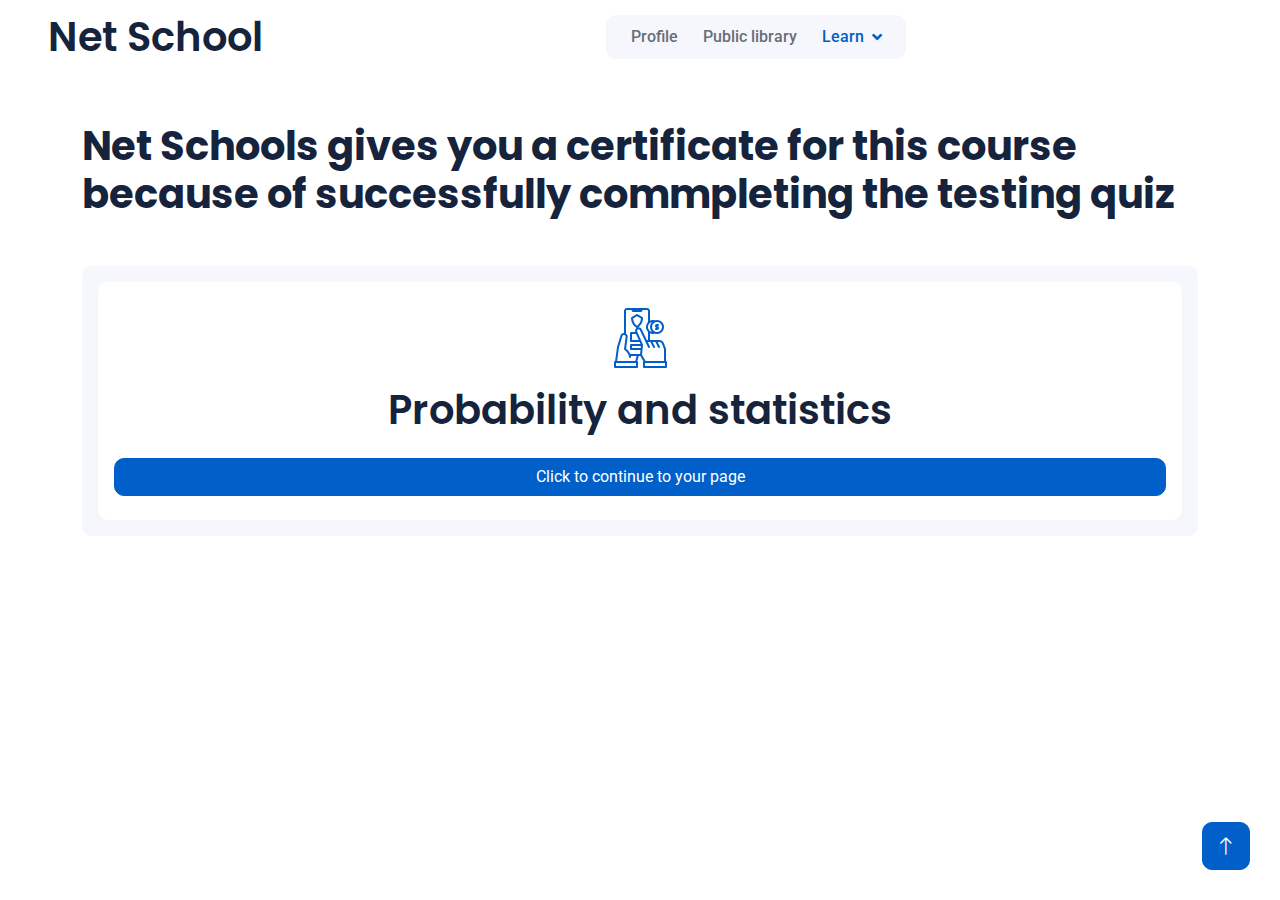
<file: certificate.html>
<!DOCTYPE html>
<html lang="en">
  <head>
    <meta charset="utf-8" /> 
    <title>Insure - Insurance HTML Template</title>
    <meta content="width=device-width, initial-scale=1.0" name="viewport" />
    <meta content="" name="keywords" />
    <meta content="" name="description" />

    <!-- Favicon -->
    <link href="img/favicon.ico" rel="icon" />

    <!-- Google Web Fonts -->
    <link rel="preconnect" href="https://fonts.googleapis.com" />
    <link rel="preconnect" href="https://fonts.gstatic.com" crossorigin />
    <link
      href="https://fonts.googleapis.com/css2?family=Roboto:wght@400;500&family=Poppins:wght@600;700&display=swap"
      rel="stylesheet"
    />
 
    <!-- Icon Font Stylesheet -->
    <link
      href="https://cdnjs.cloudflare.com/ajax/libs/font-awesome/5.10.0/css/all.min.css"
      rel="stylesheet"
    />
    <link
      href="https://cdn.jsdelivr.net/npm/bootstrap-icons@1.4.1/font/bootstrap-icons.css"
      rel="stylesheet"
    />

    <!-- Libraries Stylesheet -->
    <link href="lib/animate/animate.min.css" rel="stylesheet" />
    <link href="lib/owlcarousel/assets/owl.carousel.min.css" rel="stylesheet" />

    <!-- Customized Bootstrap Stylesheet -->
    <link href="css/bootstrap.min.css" rel="stylesheet" />

    <!-- Template Stylesheet -->
    <link href="css/style.css" rel="stylesheet" />
  </head>

  <body>
    <!-- Spinner Start -->
    <div
      id="spinner"
      class="show bg-white position-fixed translate-middle w-100 vh-100 top-50 start-50 d-flex align-items-center justify-content-center"
    >
      <div class="spinner-grow text-primary" role="status"></div>
    </div>
    <!-- Spinner End -->


    <!-- Navbar Start -->
    <nav
      class="navbar navbar-expand-lg bg-white navbar-light sticky-top px-4 px-lg-5"
    >
      <a href="index.html" class="navbar-brand d-flex align-items-center">
        <h1 class="m-0">
          Net School
        </h1>
      </a>
      <button
        type="button"
        class="navbar-toggler"
        data-bs-toggle="collapse"
        data-bs-target="#navbarCollapse"
      >
        <span class="navbar-toggler-icon"></span>
      </button>
      <div class="collapse navbar-collapse" id="navbarCollapse">
        <div class="navbar-nav mx-auto bg-light rounded pe-4 py-3 py-lg-0">
          <a href="profile.html" class="nav-item nav-link">Profile</a>
          <a href="library.html" class="nav-item nav-link">Public library</a>
          <div class="nav-item dropdown">
            <a
              href="#"
              class="nav-link dropdown-toggle active"
              data-bs-toggle="dropdown"
              >Learn</a
            >
            <div class="dropdown-menu bg-light border-0 m-0">
              <a href="learn.html" class="dropdown-item active">Probability and statistics</a>
              <a href="learn.html" class="dropdown-item">Design interaction human-computer</a>
            </div>
          </div>
        </div>
      </div>
      
    </nav>
    <!-- Navbar End -->
  

    <!-- Features Start -->
    <div class="container-xxl py-5">
      <div class="container">
        <div class="row g-5">
          <div class="col-lg-12 wow fadeInUp" data-wow-delay="0.1s">
            <h6 class="display-6 mb-5">Net Schools gives you a certificate for this course because of successfully commpleting the testing quiz</h6> 
            <div class="row g-3">
              <div class="col-sm-12 wow fadeIn" data-wow-delay="0.1s">
                <div class="bg-light rounded h-100 p-3">
                  <div
                    class="bg-white d-flex flex-column justify-content-center text-center rounded h-100 py-4 px-3"
                  >
                    <img
                      class="align-self-center mb-3"
                      src="img/icon/icon-06-primary.png"
                      alt=""
                    />
                    <h1 class="mb-0">Probability and statistics</h1><br>
                    <a class="btn btn-primary ripple-surface px-3" href="profile.html">Click to continue to your page</a>
                  </div>
                </div>
              </div>
             

            </div>
          </div>
           
            </div>
          </div>
        </div>
      </div>
    </div>
    <!-- Features End -->


    <!-- Back to Top -->
    <a href="#" class="btn btn-lg btn-primary btn-lg-square back-to-top"
      ><i class="bi bi-arrow-up"></i
    ></a>

    <!-- JavaScript Libraries -->
    <script src="https://code.jquery.com/jquery-3.4.1.min.js"></script>
    <script src="https://cdn.jsdelivr.net/npm/bootstrap@5.0.0/dist/js/bootstrap.bundle.min.js"></script>
    <script src="lib/wow/wow.min.js"></script>
    <script src="lib/easing/easing.min.js"></script>
    <script src="lib/waypoints/waypoints.min.js"></script>
    <script src="lib/owlcarousel/owl.carousel.min.js"></script>
    <script src="lib/counterup/counterup.min.js"></script>

    <!-- Template Javascript -->
    <script src="js/main.js"></script>
  </body>
</html>
</file>
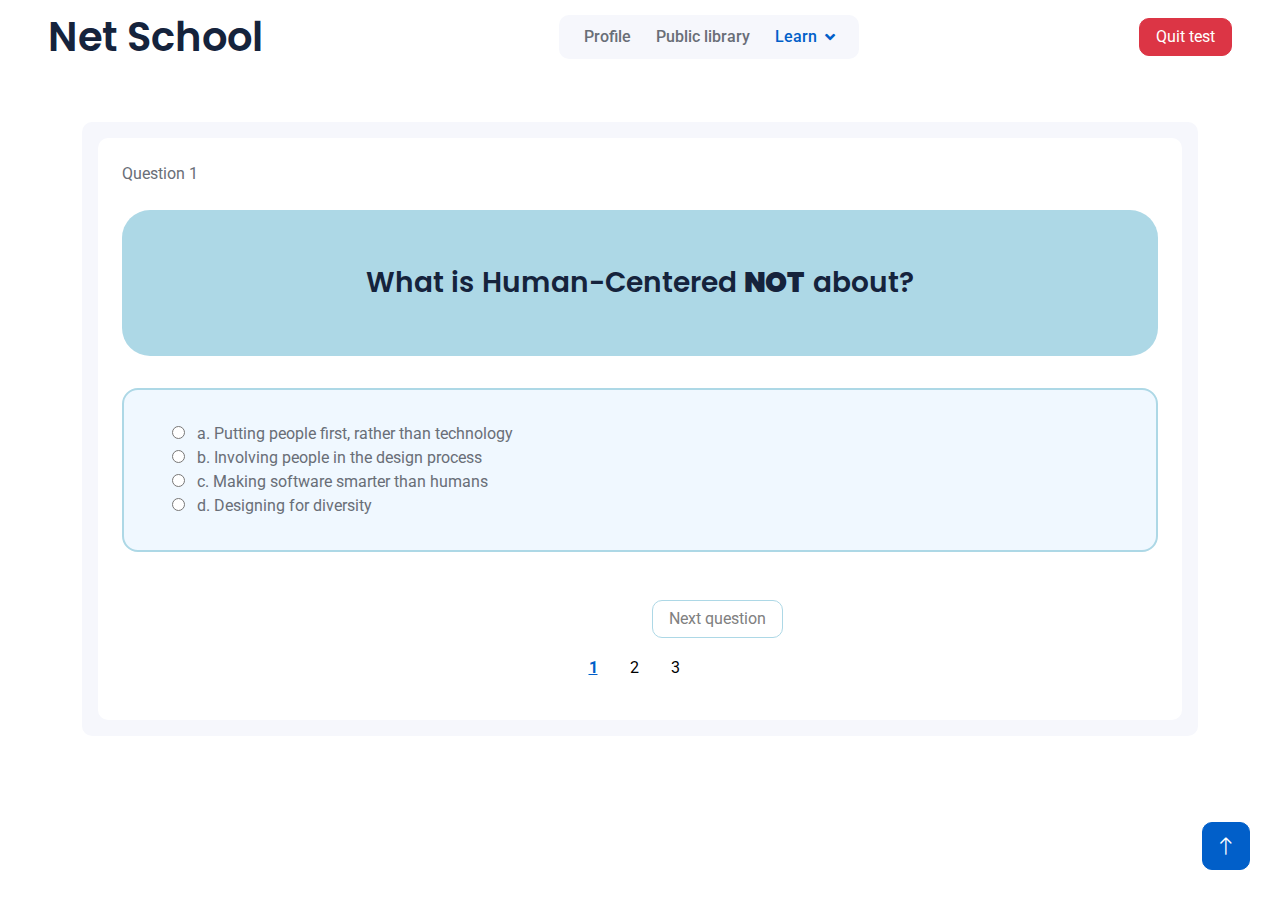
<file: prashanje1.html>
<!DOCTYPE html>
<html lang="en">
  <head>
    <meta charset="utf-8" /> 
    <title>Insure - Insurance HTML Template</title>
    <meta content="width=device-width, initial-scale=1.0" name="viewport" />
    <meta content="" name="keywords" />
    <meta content="" name="description" />

    <!-- Favicon -->
    <link href="img/favicon.ico" rel="icon" />

    <!-- Google Web Fonts -->
    <link rel="preconnect" href="https://fonts.googleapis.com" />
    <link rel="preconnect" href="https://fonts.gstatic.com" crossorigin />
    <link
      href="https://fonts.googleapis.com/css2?family=Roboto:wght@400;500&family=Poppins:wght@600;700&display=swap"
      rel="stylesheet"
    />
 
    <!-- Icon Font Stylesheet -->
    <link
      href="https://cdnjs.cloudflare.com/ajax/libs/font-awesome/5.10.0/css/all.min.css"
      rel="stylesheet"
    />
    <link
      href="https://cdn.jsdelivr.net/npm/bootstrap-icons@1.4.1/font/bootstrap-icons.css"
      rel="stylesheet"
    />

    <!-- Libraries Stylesheet -->
    <link href="lib/animate/animate.min.css" rel="stylesheet" />
    <link href="lib/owlcarousel/assets/owl.carousel.min.css" rel="stylesheet" />

    <!-- Customized Bootstrap Stylesheet -->
    <link href="css/bootstrap.min.css" rel="stylesheet" />

    <!-- Template Stylesheet -->
    <link href="css/style.css" rel="stylesheet" />
  </head>

  <body>
    <!-- Spinner Start -->
    <div
      id="spinner"
      class="show bg-white position-fixed translate-middle w-100 vh-100 top-50 start-50 d-flex align-items-center justify-content-center"
    >
      <div class="spinner-grow text-primary" role="status"></div>
    </div>
    <!-- Spinner End -->

    <!-- Navbar Start -->
    <nav
      class="navbar navbar-expand-lg bg-white navbar-light sticky-top px-4 px-lg-5"
    >
      <a href="index.html" class="navbar-brand d-flex align-items-center">
        <h1 class="m-0">
          Net School
        </h1>
      </a>
      <button
        type="button"
        class="navbar-toggler"
        data-bs-toggle="collapse"
        data-bs-target="#navbarCollapse"
      >
        <span class="navbar-toggler-icon"></span>
      </button>
      <div class="collapse navbar-collapse" id="navbarCollapse">
        <div class="navbar-nav mx-auto bg-light rounded pe-4 py-3 py-lg-0">
          <a href="profile.html" class="nav-item nav-link">Profile</a>
          <a href="library.html" class="nav-item nav-link">Public library</a>
          <div class="nav-item dropdown">
            <a
              href="#"
              class="nav-link dropdown-toggle active"
              data-bs-toggle="dropdown"
              >Learn</a
            >
            <div class="dropdown-menu bg-light border-0 m-0">
              <a href="learn.html" class="dropdown-item active">Probability and statistics</a>
              <a href="learn.html" class="dropdown-item">Design interaction human-computer</a>
            </div>
          </div>
        </div>
      </div>
      <a href="learn.html" class="btn btn-danger px-3 d-none d-lg-block">Quit test</a>
    </nav>
    <!-- Navbar End -->
  

    <!-- Features Start -->
    <div class="container-xxl py-5">
      <div class="container">
        <div class="row g-5">
          <div class="col-lg-12 wow fadeInUp" data-wow-delay="0.1s">
            <div class="row g-3">


              <div class="col-sm-12 wow fadeIn" data-wow-delay="0.1s" >
                <div class="bg-light rounded h-100 p-3" >
                  <div
                    class="bg-white d-flex flex-column  rounded h-100 py-4 px-3" id="answers1" >
                    <form class="mx-1 mx-md-2"> 
                    <div class="form-outline mb-4"><p>Question 1</p>
                   
                        
                  </div>

        
                      </form>
                  
                      <form class="mx-1 mx-md-2"> <!-- prethodno bese mx-md-4 sega go staviv 2 -->
      
                        <!-- Email input -->
                        <div class="form-outline mb-4">
                            
                            <h3 class="justify-content-center text-center"style="background-color: lightblue; border-radius:1em; padding: 2em; padding-left: 3.5rem; padding-right: 3.5rem;">
                                What is Human-Centered <b>NOT</b> about? <br></h2><br>
                            <div id="answers1" style=" padding-left: 2rem; background-color: aliceblue; border: 2px solid lightblue; border-radius:1em; padding: 2em; padding-left: 3rem; padding-right: 3rem;">
                                <input type="radio" id="html" name="fav_language" value="a">
                             <label for="a">a. Putting people first, rather than technology</label> <br>
                            <input type="radio" id="html" name="fav_language" value="a">
                            <label for="b">b. Involving people in the design process</label> <br>
                            <input type="radio" id="html" name="fav_language" value="c">
                            <label for="c">c. Making software smarter than humans</label> <br>
                            <input type="radio" id="html" name="fav_language" value="d">
                            <label for="d">d. Designing for diversity</label> 
        </div><br>
                            
                                
                          </div>
                          
                          
                          <div class="container">
                          <div class="row justify-content-evenly">
                            <div class="col-6">
                              <button type="button" class="btn btn-primary btn-sm" disabled
                              style="padding-left: 1.5rem; padding-right: 1.5rem; background-color: white; color:white; border: 1px, solid, white; border-color: white;">Previous question</button>
                            </div>
                            <div class="col-6">
                              <a class="btn btn-primary ripple-surface px-3" href="prashanje2.html" style="padding-left: 1.5rem; padding-right: 1.5rem; background-color: white; color:gray; border: 1px, solid, lightblue; border-color: lightblue;">Next question</a>
              
                            </div><br><br>
        
        
                           
            <ul class="nav justify-content-center"  >
              
                <li class="nav-item active"> <a class="nav-link active" aria-current="page" href="#"><u><b>1</b></u></a>
                </li>
                <li class="nav-item"><a class="nav-link" href="prashanje2.html" style="color: black;">2</a>
                </li>
                
                <li class="nav-item"><a class="nav-link" href="prashanje3.html" style="color: black;">3</a>
                </li><br><br>
              </ul>
        
        
                
                              </form>
                  </div>
</div>
</div>
            </div>
          </div>
            
            </div>
          </div>
        </div>
      </div>
    </div>
    <!-- Features End -->


    <!-- Back to Top -->
    <a href="#" class="btn btn-lg btn-primary btn-lg-square back-to-top"
      ><i class="bi bi-arrow-up"></i
    ></a>

    <!-- JavaScript Libraries -->
    <script src="https://code.jquery.com/jquery-3.4.1.min.js"></script>
    <script src="https://cdn.jsdelivr.net/npm/bootstrap@5.0.0/dist/js/bootstrap.bundle.min.js"></script>
    <script src="lib/wow/wow.min.js"></script>
    <script src="lib/easing/easing.min.js"></script>
    <script src="lib/waypoints/waypoints.min.js"></script>
    <script src="lib/owlcarousel/owl.carousel.min.js"></script>
    <script src="lib/counterup/counterup.min.js"></script>

    <!-- Template Javascript -->
    <script src="js/main.js"></script>
  </body>
</html>
</file>
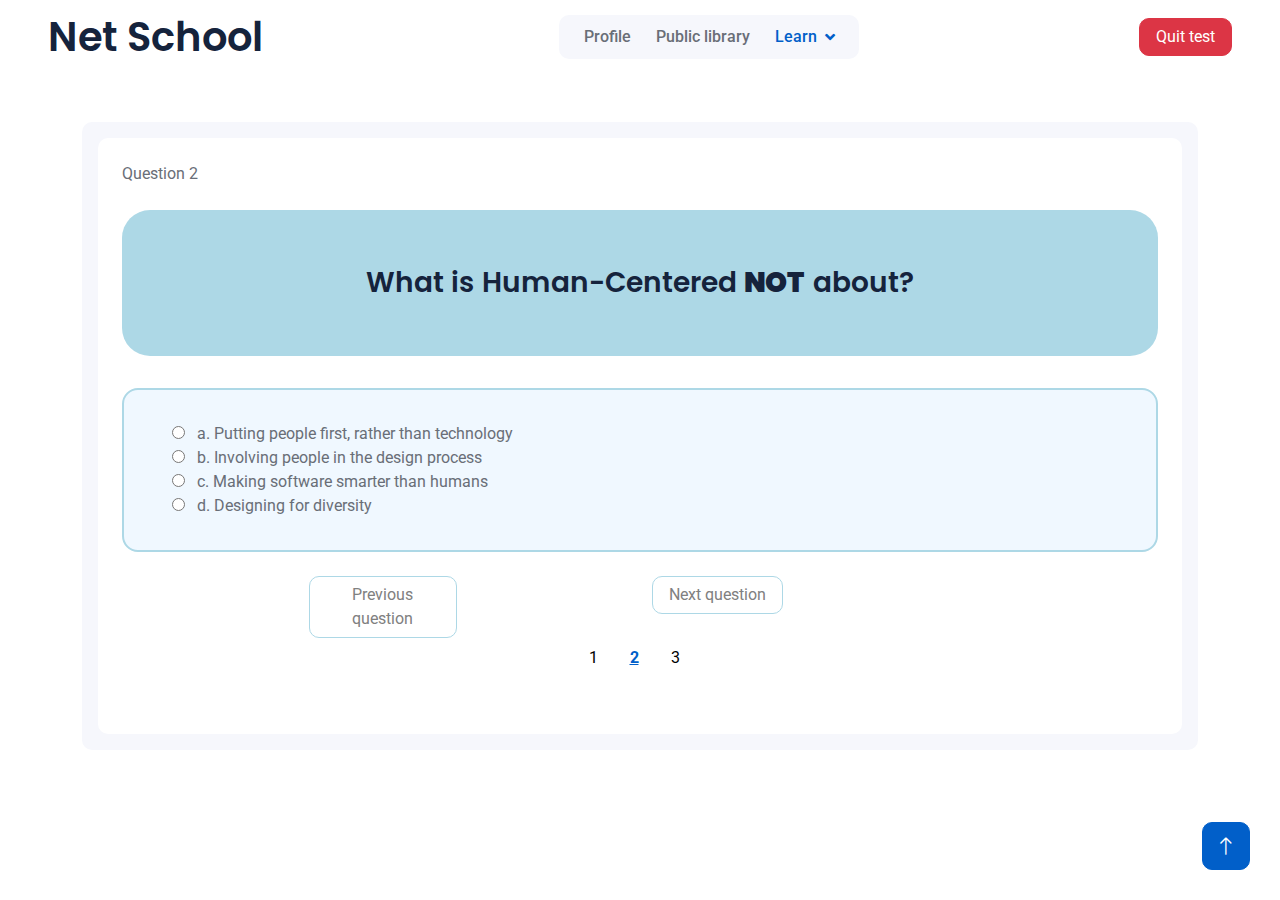
<file: prashanje2.html>
<!DOCTYPE html>
<html lang="en">
  <head>
    <meta charset="utf-8" /> 
    <title>Insure - Insurance HTML Template</title>
    <meta content="width=device-width, initial-scale=1.0" name="viewport" />
    <meta content="" name="keywords" />
    <meta content="" name="description" />

    <!-- Favicon -->
    <link href="img/favicon.ico" rel="icon" />

    <!-- Google Web Fonts -->
    <link rel="preconnect" href="https://fonts.googleapis.com" />
    <link rel="preconnect" href="https://fonts.gstatic.com" crossorigin />
    <link
      href="https://fonts.googleapis.com/css2?family=Roboto:wght@400;500&family=Poppins:wght@600;700&display=swap"
      rel="stylesheet"
    />
 
    <!-- Icon Font Stylesheet -->
    <link
      href="https://cdnjs.cloudflare.com/ajax/libs/font-awesome/5.10.0/css/all.min.css"
      rel="stylesheet"
    />
    <link
      href="https://cdn.jsdelivr.net/npm/bootstrap-icons@1.4.1/font/bootstrap-icons.css"
      rel="stylesheet"
    />

    <!-- Libraries Stylesheet -->
    <link href="lib/animate/animate.min.css" rel="stylesheet" />
    <link href="lib/owlcarousel/assets/owl.carousel.min.css" rel="stylesheet" />

    <!-- Customized Bootstrap Stylesheet -->
    <link href="css/bootstrap.min.css" rel="stylesheet" />

    <!-- Template Stylesheet -->
    <link href="css/style.css" rel="stylesheet" />
  </head>

  <body>
    <!-- Spinner Start -->
    <div
      id="spinner"
      class="show bg-white position-fixed translate-middle w-100 vh-100 top-50 start-50 d-flex align-items-center justify-content-center"
    >
      <div class="spinner-grow text-primary" role="status"></div>
    </div>
    <!-- Spinner End -->


    <!-- Navbar Start -->
    <nav
      class="navbar navbar-expand-lg bg-white navbar-light sticky-top px-4 px-lg-5"
    >
      <a href="index.html" class="navbar-brand d-flex align-items-center">
        <h1 class="m-0">
          Net School
        </h1>
      </a>
      <button
        type="button"
        class="navbar-toggler"
        data-bs-toggle="collapse"
        data-bs-target="#navbarCollapse"
      >
        <span class="navbar-toggler-icon"></span>
      </button>
      <div class="collapse navbar-collapse" id="navbarCollapse">
        <div class="navbar-nav mx-auto bg-light rounded pe-4 py-3 py-lg-0">
          <a href="profile.html" class="nav-item nav-link">Profile</a>
          <a href="library.html" class="nav-item nav-link">Public library</a>
          <div class="nav-item dropdown">
            <a
              href="#"
              class="nav-link dropdown-toggle active"
              data-bs-toggle="dropdown"
              >Learn</a
            >
            <div class="dropdown-menu bg-light border-0 m-0">
              <a href="learn.html" class="dropdown-item active">Probability and statistics</a>
              <a href="learn.html" class="dropdown-item">Design interaction human-computer</a>
            </div>
          </div>
        </div>
      </div>
      <a href="learn.html" class="btn btn-danger px-3 d-none d-lg-block">Quit test</a>
    </nav>
    <!-- Navbar End -->

  

    <!-- Features Start -->
    <div class="container-xxl py-5">
      <div class="container">
        <div class="row g-5">
          <div class="col-lg-12 wow fadeInUp" data-wow-delay="0.1s">
            <div class="row g-3">


              <div class="col-sm-12 wow fadeIn" data-wow-delay="0.1s" >
                <div class="bg-light rounded h-100 p-3" >
                  <div
                    class="bg-white d-flex flex-column  rounded h-100 py-4 px-3" id="answers1" >
                    <form class="mx-1 mx-md-2"> 
                    <div class="form-outline mb-4"><p>Question 2</p>
                        
                  </div>

        
                      </form>
                  
                      <form class="mx-1 mx-md-2"> <!-- prethodno bese mx-md-4 sega go staviv 2 -->
      
                        <!-- Email input -->
                        <div class="form-outline mb-4">
                            
                            <h3 class="justify-content-center text-center"style="background-color: lightblue; border-radius:1em; padding: 2em; padding-left: 3.5rem; padding-right: 3.5rem;">
                                What is Human-Centered <b>NOT</b> about? <br></h2><br>
                            <div id="answers1" style=" padding-left: 2rem; background-color: aliceblue; border: 2px solid lightblue; border-radius:1em; padding: 2em; padding-left: 3rem; padding-right: 3rem;">
                                <input type="radio" id="html" name="fav_language" value="a">
                             <label for="a">a. Putting people first, rather than technology</label> <br>
                            <input type="radio" id="html" name="fav_language" value="a">
                            <label for="b">b. Involving people in the design process</label> <br>
                            <input type="radio" id="html" name="fav_language" value="c">
                            <label for="c">c. Making software smarter than humans</label> <br>
                            <input type="radio" id="html" name="fav_language" value="d">
                            <label for="d">d. Designing for diversity</label> 
        </div><br>
                            
                                
        <div class="container justify-content-center">
          <div class="row justify-content-evenly">
            <div class="col-2">
              <a class="btn btn-primary ripple-surface px-3" href="prashanje1.html" style="padding-left: 1.5rem; padding-right: 1.5rem; background-color: white; color:gray; border: 1px, solid, lightblue; border-color: lightblue;">Previous question</a>
                               </div>
            <div class="col-2">
              <a class="btn btn-primary ripple-surface px-3" href="prashanje3.html" style="padding-left: 1.5rem; padding-right: 1.5rem; background-color: white; color:gray; border: 1px, solid, lightblue; border-color: lightblue;">Next question</a>
                                          
            </div><br><br>


            <ul class="nav justify-content-center"  >
              <li class="nav-item"><a class="nav-link" href="prashanje1.html" style="color: black;">1</a>
                </li>
                
                <li class="nav-item active"> <a class="nav-link active" aria-current="page" href="#"><u><b>2</b></u></a>
                </li>
                <li class="nav-item"><a class="nav-link" href="prashanje3.html" style="color: black;">3</a>
                </li><br><br>
              </ul>
        
                
                              </form>
                  </div>
</div>
</div>
            </div>
          </div>
            
            </div>
          </div>
        </div>
      </div>
    </div>
    <!-- Features End -->


    <!-- Back to Top -->
    <a href="#" class="btn btn-lg btn-primary btn-lg-square back-to-top"
      ><i class="bi bi-arrow-up"></i
    ></a>

    <!-- JavaScript Libraries -->
    <script src="https://code.jquery.com/jquery-3.4.1.min.js"></script>
    <script src="https://cdn.jsdelivr.net/npm/bootstrap@5.0.0/dist/js/bootstrap.bundle.min.js"></script>
    <script src="lib/wow/wow.min.js"></script>
    <script src="lib/easing/easing.min.js"></script>
    <script src="lib/waypoints/waypoints.min.js"></script>
    <script src="lib/owlcarousel/owl.carousel.min.js"></script>
    <script src="lib/counterup/counterup.min.js"></script>

    <!-- Template Javascript -->
    <script src="js/main.js"></script>
  </body>
</html>
</file>
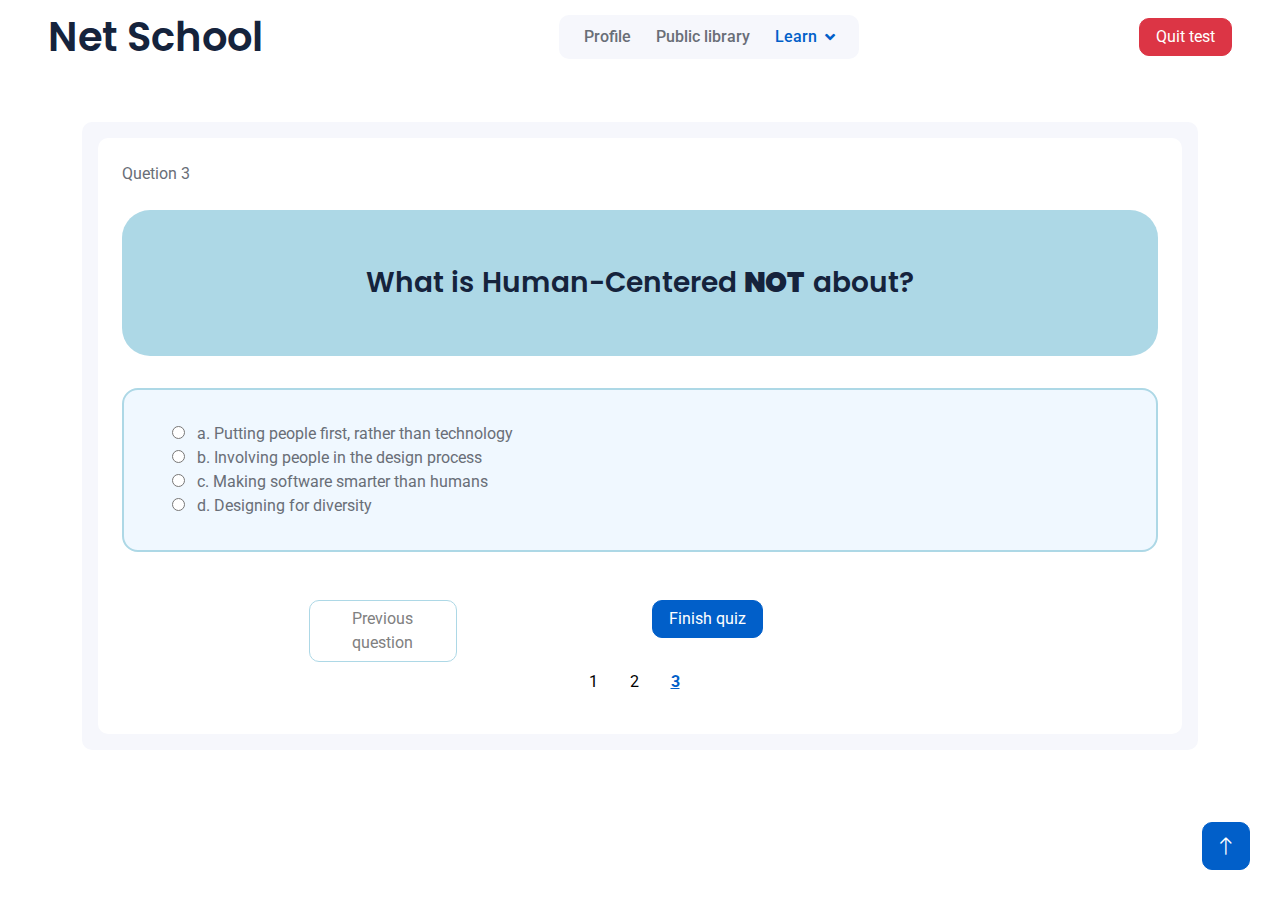
<file: prashanje3.html>
<!DOCTYPE html>
<html lang="en">
  <head>
    <meta charset="utf-8" /> 
    <title>Insure - Insurance HTML Template</title>
    <meta content="width=device-width, initial-scale=1.0" name="viewport" />
    <meta content="" name="keywords" />
    <meta content="" name="description" />

    <!-- Favicon -->
    <link href="img/favicon.ico" rel="icon" />

    <!-- Google Web Fonts -->
    <link rel="preconnect" href="https://fonts.googleapis.com" />
    <link rel="preconnect" href="https://fonts.gstatic.com" crossorigin />
    <link
      href="https://fonts.googleapis.com/css2?family=Roboto:wght@400;500&family=Poppins:wght@600;700&display=swap"
      rel="stylesheet"
    />
 
    <!-- Icon Font Stylesheet -->
    <link
      href="https://cdnjs.cloudflare.com/ajax/libs/font-awesome/5.10.0/css/all.min.css"
      rel="stylesheet"
    />
    <link
      href="https://cdn.jsdelivr.net/npm/bootstrap-icons@1.4.1/font/bootstrap-icons.css"
      rel="stylesheet"
    />

    <!-- Libraries Stylesheet -->
    <link href="lib/animate/animate.min.css" rel="stylesheet" />
    <link href="lib/owlcarousel/assets/owl.carousel.min.css" rel="stylesheet" />

    <!-- Customized Bootstrap Stylesheet -->
    <link href="css/bootstrap.min.css" rel="stylesheet" />

    <!-- Template Stylesheet -->
    <link href="css/style.css" rel="stylesheet" />
  </head>

  <body>
    <!-- Spinner Start -->
    <div
      id="spinner"
      class="show bg-white position-fixed translate-middle w-100 vh-100 top-50 start-50 d-flex align-items-center justify-content-center"
    >
      <div class="spinner-grow text-primary" role="status"></div>
    </div>
    <!-- Spinner End -->


    <!-- Navbar Start -->
    <nav
      class="navbar navbar-expand-lg bg-white navbar-light sticky-top px-4 px-lg-5"
    >
      <a href="index.html" class="navbar-brand d-flex align-items-center">
        <h1 class="m-0">
          Net School
        </h1>
      </a>
      <button
        type="button"
        class="navbar-toggler"
        data-bs-toggle="collapse"
        data-bs-target="#navbarCollapse"
      >
        <span class="navbar-toggler-icon"></span>
      </button>
      <div class="collapse navbar-collapse" id="navbarCollapse">
        <div class="navbar-nav mx-auto bg-light rounded pe-4 py-3 py-lg-0">
          <a href="profile.html" class="nav-item nav-link">Profile</a>
          <a href="library.html" class="nav-item nav-link">Public library</a>
          <div class="nav-item dropdown">
            <a
              href="#"
              class="nav-link dropdown-toggle active"
              data-bs-toggle="dropdown"
              >Learn</a
            >
            <div class="dropdown-menu bg-light border-0 m-0">
              <a href="learn.html" class="dropdown-item active">Probability and statistics</a>
              <a href="learn.html" class="dropdown-item">Design interaction human-computer</a>
            </div>
          </div>
        </div>
      </div>
      <a href="learn.html" class="btn btn-danger px-3 d-none d-lg-block">Quit test</a>
    </nav>
    <!-- Navbar End -->
  

    <!-- Features Start -->
    <div class="container-xxl py-5">
      <div class="container">
        <div class="row g-5">
          <div class="col-lg-12 wow fadeInUp" data-wow-delay="0.1s">
            <div class="row g-3">


              <div class="col-sm-12 wow fadeIn" data-wow-delay="0.1s" >
                <div class="bg-light rounded h-100 p-3" >
                  <div
                    class="bg-white d-flex flex-column  rounded h-100 py-4 px-3" id="answers1" >
                    <form class="mx-1 mx-md-2"> 
                    <div class="form-outline mb-4"><p>Quetion 3</p>
                        
                  </div>

        
                      </form>
                  
                      <form class="mx-1 mx-md-2"> <!-- prethodno bese mx-md-4 sega go staviv 2 -->
      
                        <!-- Email input -->
                        <div class="form-outline mb-4">
                            
                            <h3 class="justify-content-center text-center"style="background-color: lightblue; border-radius:1em; padding: 2em; padding-left: 3.5rem; padding-right: 3.5rem;">
                                What is Human-Centered <b>NOT</b> about? <br></h2><br>
                            <div id="answers1" style=" padding-left: 2rem; background-color: aliceblue; border: 2px solid lightblue; border-radius:1em; padding: 2em; padding-left: 3rem; padding-right: 3rem;">
                                <input type="radio" id="html" name="fav_language" value="a">
                             <label for="a">a. Putting people first, rather than technology</label> <br>
                            <input type="radio" id="html" name="fav_language" value="a">
                            <label for="b">b. Involving people in the design process</label> <br>
                            <input type="radio" id="html" name="fav_language" value="c">
                            <label for="c">c. Making software smarter than humans</label> <br>
                            <input type="radio" id="html" name="fav_language" value="d">
                            <label for="d">d. Designing for diversity</label> 
        </div><br>
                            
                                
                          </div>
                          <div class="container justify-content-center">
                            <div class="row justify-content-evenly">
                              <div class="col-2">
                                <a class="btn btn-primary ripple-surface px-3" href="prashanje2.html" style="padding-left: 1.5rem; padding-right: 1.5rem; background-color: white; color:gray; border: 1px, solid, lightblue; border-color: lightblue;">Previous question</a>
                              </div>
                              <div class="col-2">
                                <a class="btn btn-primary ripple-surface px-3" href="certificate.html">Finish quiz</a>
                                <!--<button type="button" class="btn btn-primary btn-sm"
                                style="padding-left: 3rem; padding-right: 3rem;  border: 1px, solid, lightblue; border-color: lightblue;">Finish test</button>
                                <a class="btn btn-primary ripple-surface px-3" href="">Open course</a>
                                -->
                              </div><br><br>
          
          
                              <ul class="nav justify-content-center"  >
                                <li class="nav-item"><a class="nav-link" href="prashanje1.html" style="color: black;">1</a>
                                  </li>
                                  <li class="nav-item"><a class="nav-link" href="prashanje2.html" style="color: black;">2</a>
                                  </li>
                                  <li class="nav-item active"> <a class="nav-link active" aria-current="page" href="#"><u><b>3</b></u></a>
                                  </li><br><br>
                                </ul>
          
        
                
                              </form>
                  </div>
</div>
</div>
            </div>
          </div>
            
            </div>
          </div>
        </div>
      </div>
    </div>
    <!-- Features End -->


    <!-- Back to Top -->
    <a href="#" class="btn btn-lg btn-primary btn-lg-square back-to-top"
      ><i class="bi bi-arrow-up"></i
    ></a>

    <!-- JavaScript Libraries -->
    <script src="https://code.jquery.com/jquery-3.4.1.min.js"></script>
    <script src="https://cdn.jsdelivr.net/npm/bootstrap@5.0.0/dist/js/bootstrap.bundle.min.js"></script>
    <script src="lib/wow/wow.min.js"></script>
    <script src="lib/easing/easing.min.js"></script>
    <script src="lib/waypoints/waypoints.min.js"></script>
    <script src="lib/owlcarousel/owl.carousel.min.js"></script>
    <script src="lib/counterup/counterup.min.js"></script>

    <!-- Template Javascript -->
    <script src="js/main.js"></script>
  </body>
</html>
</file>
<file: css/style.css>
/********** Template CSS **********/
:root {
    --primary: #015FC9;
    --secondary: #0DD3F1;
    --light: #F6F7FC;
    --dark: #15233C;
}

.back-to-top {
    position: fixed;
    display: none;
    right: 30px;
    bottom: 30px;
    z-index: 99;
}


/*** Spinner ***/
#spinner {
    opacity: 0;
    visibility: hidden;
    transition: opacity .5s ease-out, visibility 0s linear .5s;
    z-index: 99999;
}

#spinner.show {
    transition: opacity .5s ease-out, visibility 0s linear 0s;
    visibility: visible;
    opacity: 1;
}


/*** Button ***/
.btn {
    transition: .5s;
}

.btn.btn-primary,
.btn.btn-outline-primary:hover,
.btn.btn-secondary,
.btn.btn-outline-secondary:hover {
    color: #FFFFFF;
}

.btn.btn-primary:hover {
    background: var(--secondary);
    border-color: var(--secondary);
}

.btn.btn-secondary:hover {
    background: var(--primary);
    border-color: var(--primary);
}

.btn-square {
    width: 38px;
    height: 38px;
}

.btn-sm-square {
    width: 32px;
    height: 32px;
}

.btn-lg-square {
    width: 48px;
    height: 48px;
}

.btn-square,
.btn-sm-square,
.btn-lg-square {
    padding: 0;
    display: flex;
    align-items: center;
    justify-content: center;
    font-weight: normal;
}


/*** Navbar ***/
.navbar.sticky-top {
    top: -100px;
    transition: .5s;
}

.navbar .navbar-brand img {
    max-height: 60px;
}

.navbar .navbar-nav .nav-link {
    margin-left: 25px;
    padding: 10px 0;
    color: #696E77;
    font-weight: 500;
    outline: none;
}

.navbar .navbar-nav .nav-link:hover,
.navbar .navbar-nav .nav-link.active {
    color: var(--primary);
}

.navbar .dropdown-toggle::after {
    border: none;
    content: "\f107";
    font-family: "Font Awesome 5 Free";
    font-weight: 900;
    vertical-align: middle;
    margin-left: 8px;
}

@media (max-width: 991.98px) {
    .navbar .navbar-brand img {
        max-height: 45px;
    }

    .navbar .navbar-nav {
        margin-top: 20px;
        margin-bottom: 15px;
    }

    .navbar .nav-item .dropdown-menu {
        padding-left: 30px;
    }
}

@media (min-width: 992px) {
    .navbar .nav-item .dropdown-menu {
        display: block;
        border: none;
        margin-top: 0;
        top: 150%;
        right: 0;
        opacity: 0;
        visibility: hidden;
        transition: .5s;
    }

    .navbar .nav-item:hover .dropdown-menu {
        top: 100%;
        visibility: visible;
        transition: .5s;
        opacity: 1;
    }
}


/*** Header ***/
.carousel-caption {
    top: 0;
    left: 0;
    right: 0;
    bottom: 0;
    display: flex;
    align-items: center;
    text-align: start;
    z-index: 1;
}

.carousel-control-prev,
.carousel-control-next {
    width: 15%;
}

.carousel-control-prev-icon,
.carousel-control-next-icon {
    width: 3rem;
    height: 3rem;
    background-color: var(--primary);
    border: 15px solid var(--primary);
    border-radius: 50px;
}

@media (max-width: 768px) {
    #header-carousel .carousel-item {
        position: relative;
        min-height: 450px;
    }
    
    #header-carousel .carousel-item img {
        position: absolute;
        width: 100%;
        height: 100%;
        object-fit: cover;
    }
}

.page-header {
    background: url(../img/carousel-1.jpg) center center no-repeat;
    background-size: cover;
}

.page-header .breadcrumb-item,
.page-header .breadcrumb-item a {
    font-weight: 500;
}

.page-header .breadcrumb-item a,
.page-header .breadcrumb-item+.breadcrumb-item::before {
    color: #696E77;
}

.page-header .breadcrumb-item a:hover,
.page-header .breadcrumb-item.active {
    color: var(--primary);
}


/*** Facts ***/
@media (min-width: 992px) {
    .container.facts {
        max-width: 100% !important;
    }

    .container.facts .facts-text {
        padding-left: calc(((100% - 960px) / 2) + .75rem);
    }

    .container.facts .facts-counter {
        padding-right: calc(((100% - 960px) / 2) + .75rem);
    }
}

@media (min-width: 1200px) {
    .container.facts .facts-text  {
        padding-left: calc(((100% - 1140px) / 2) + .75rem);
    }

    .container.facts .facts-counter  {
        padding-right: calc(((100% - 1140px) / 2) + .75rem);
    }
}

@media (min-width: 1400px) {
    .container.facts .facts-text  {
        padding-left: calc(((100% - 1320px) / 2) + .75rem);
    }

    .container.facts .facts-counter  {
        padding-right: calc(((100% - 1320px) / 2) + .75rem);
    }
}

.container.facts .facts-text {
    background: linear-gradient(rgba(1, 95, 201, .9), rgba(1, 95, 201, .9)), url(../img/carousel-1.jpg) center right no-repeat;
    background-size: cover;
}

.container.facts .facts-counter {
    background: linear-gradient(rgba(255, 255, 255, .9), rgba(255, 255, 255, .9)), url(../img/carousel-2.jpg) center right no-repeat;
    background-size: cover;
}

.container.facts .facts-text .h-100,
.container.facts .facts-counter .h-100 {
    padding: 6rem 0;
    display: flex;
    flex-direction: column;
    justify-content: center;
}


/*** Service ***/
.service-item {
    position: relative;
    overflow: hidden;
    box-shadow: 0 0 45px rgba(0, 0, 0, .07);
}

.service-item .service-icon {
    width: 90px;
    height: 90px;
    display: flex;
    align-items: center;
    justify-content: center;
}

.service-item .service-icon img {
    max-width: 60px;
    max-height: 60px;
}

.service-item a.btn {
    color: var(--primary);
}

.service-item a.btn:hover {
    color: #FFFFFF;
    background: var(--primary);
    border-color: var(--primary);
}


/*** Appointment ***/
.appointment {
    background: linear-gradient(rgba(1, 95, 201, .9), rgba(1, 95, 201, .9)), url(../img/carousel-1.jpg) center center no-repeat;
    background-size: cover;
}


/*** Team ***/
.team-item {
    position: relative;
    overflow: hidden;
    box-shadow: 0 0 45px rgba(0, 0, 0, .07);
}

.team-item img {
    transition: .5s;
}

.team-item:hover img {
    transform: scale(1.1);
}

.team-text {
    position: absolute;
    width: 100%;
    left: 0;
    bottom: -50px;
    opacity: 0;
    transition: .5s;
}

.team-item:hover .team-text {
    bottom: 0;
    opacity: 1;
}

.team-item a.btn {
    color: var(--primary);
}

.team-item a.btn:hover {
    color: #FFFFFF;
    background: var(--primary);
    border-color: var(--primary);
}


/*** Testimonial ***/
.animated.pulse {
    animation-duration: 1.5s;
}

.testimonial-left,
.testimonial-right {
    position: relative;
}

.testimonial-left img,
.testimonial-right img {
    position: absolute;
    padding: 5px;
    border: 1px dashed var(--primary);
    border-radius: 10px;
}

.testimonial-left img:nth-child(1),
.testimonial-right img:nth-child(3) {
    width: 70px;
    height: 70px;
    top: 10%;
    left: 50%;
    transform: translateX(-50%);
}

.testimonial-left img:nth-child(2),
.testimonial-right img:nth-child(2) {
    width: 60px;
    height: 60px;
    top: 50%;
    left: 10%;
    transform: translateY(-50%);
}

.testimonial-left img:nth-child(3),
.testimonial-right img:nth-child(1) {
    width: 50px;
    height: 50px;
    bottom: 10%;
    right: 10%;
}

.testimonial-carousel .owl-item img {
    width: 100px;
    height: 100px;
}

.testimonial-carousel .owl-nav {
    margin-top: 30px;
    display: flex;
    justify-content: center;
}

.testimonial-carousel .owl-nav .owl-prev,
.testimonial-carousel .owl-nav .owl-next {
    margin: 0 5px;
    width: 45px;
    height: 45px;
    display: flex;
    align-items: center;
    justify-content: center;
    color: #FFFFFF;
    background: var(--primary);
    border-radius: 10px;
    font-size: 22px;
    transition: .5s;
}

.testimonial-carousel .owl-nav .owl-prev:hover,
.testimonial-carousel .owl-nav .owl-next:hover {
    background: var(--secondary);
}


/*** Footer ***/
.footer {
    color: #A7A8B4;
}

.footer .btn.btn-link {
    display: block;
    margin-bottom: 5px;
    padding: 0;
    text-align: left;
    color: #A7A8B4;
    font-weight: normal;
    text-transform: capitalize;
    transition: .3s;
}

.footer .btn.btn-link::before {
    position: relative;
    content: "\f105";
    font-family: "Font Awesome 5 Free";
    font-weight: 900;
    color: #A7A8B4;
    margin-right: 10px;
}

.footer .btn.btn-link:hover {
    color: var(--light);
    letter-spacing: 1px;
    box-shadow: none;
}

.footer .btn.btn-square {
    color: #A7A8B4;
    border: 1px solid#A7A8B4;
}

.footer .btn.btn-square:hover {
    color: var(--secondary);
    border-color: var(--light);
}

.footer .copyright {
    padding: 25px 0;
    font-size: 15px;
    border-top: 1px solid rgba(256, 256, 256, .1);
}

.footer .copyright a {
    color: var(--secondary);
}

.footer .copyright a:hover {
    color: #FFFFFF;
}
</file>
